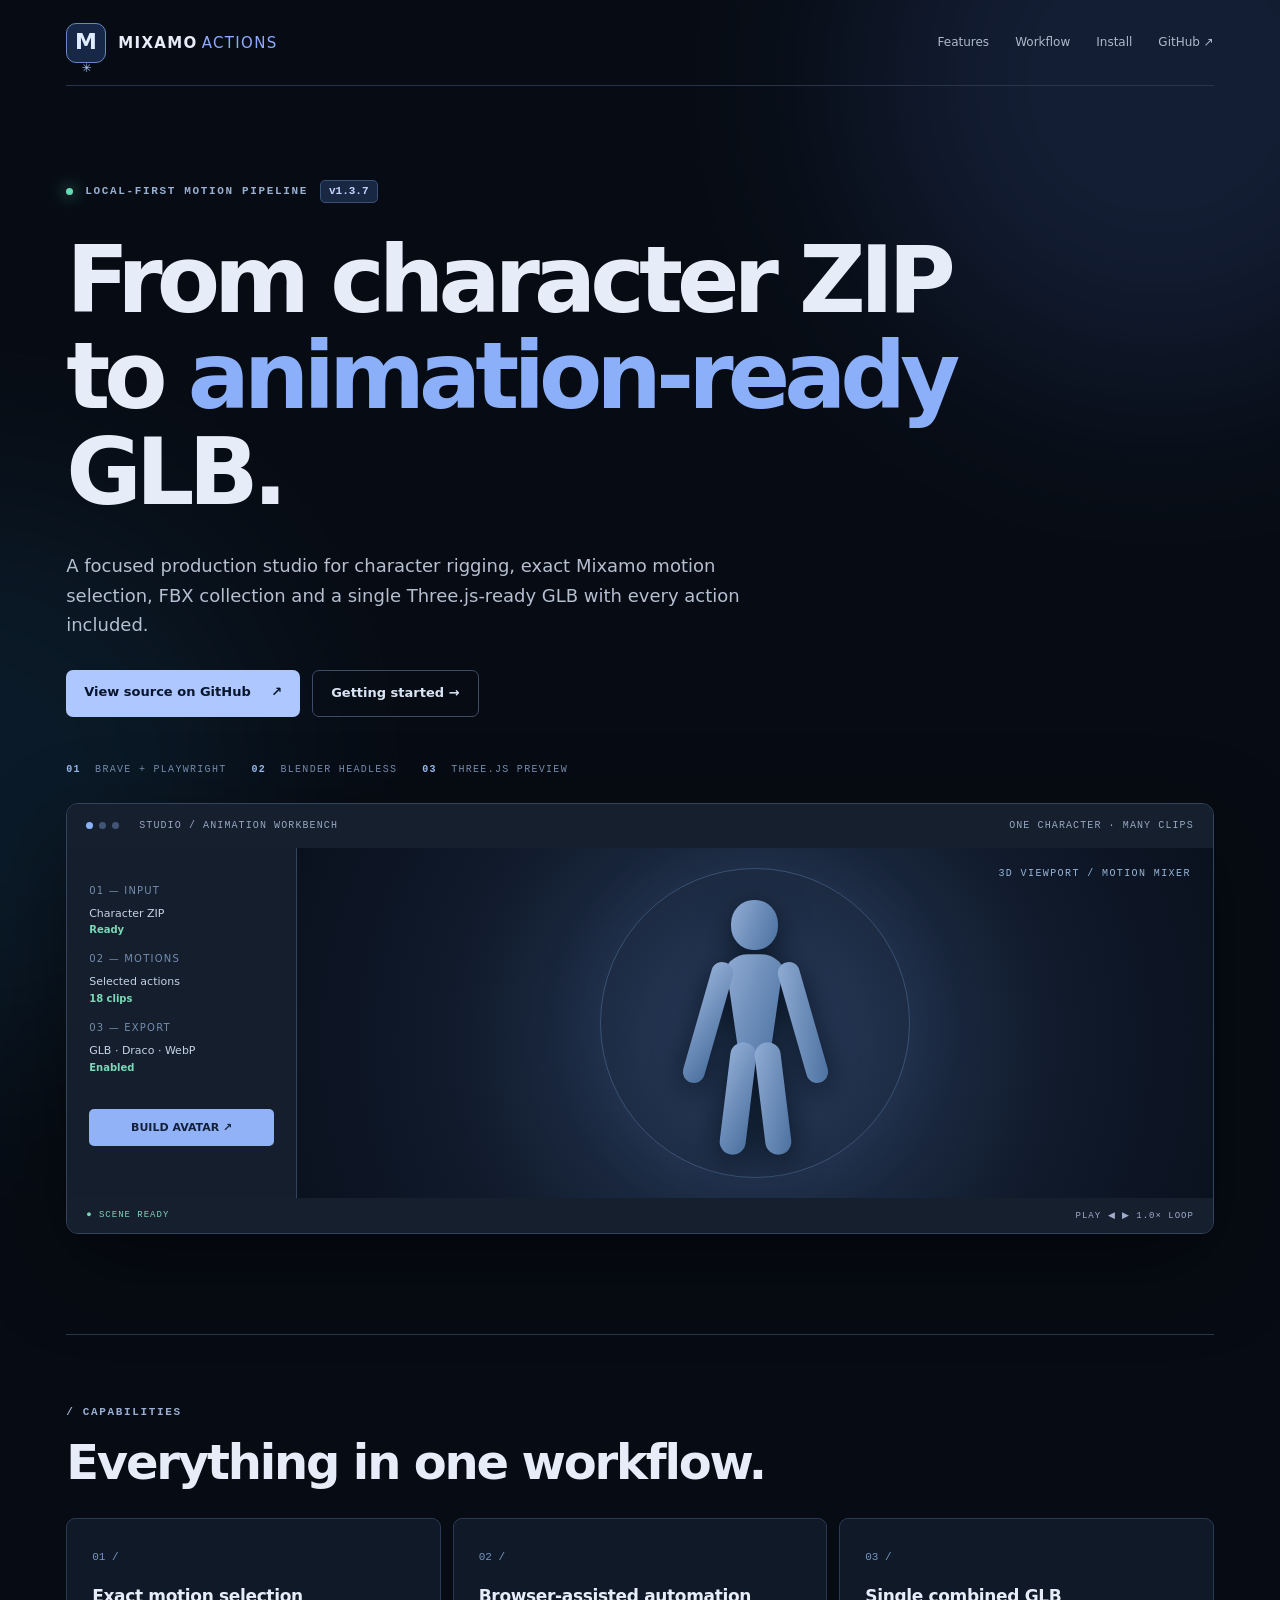
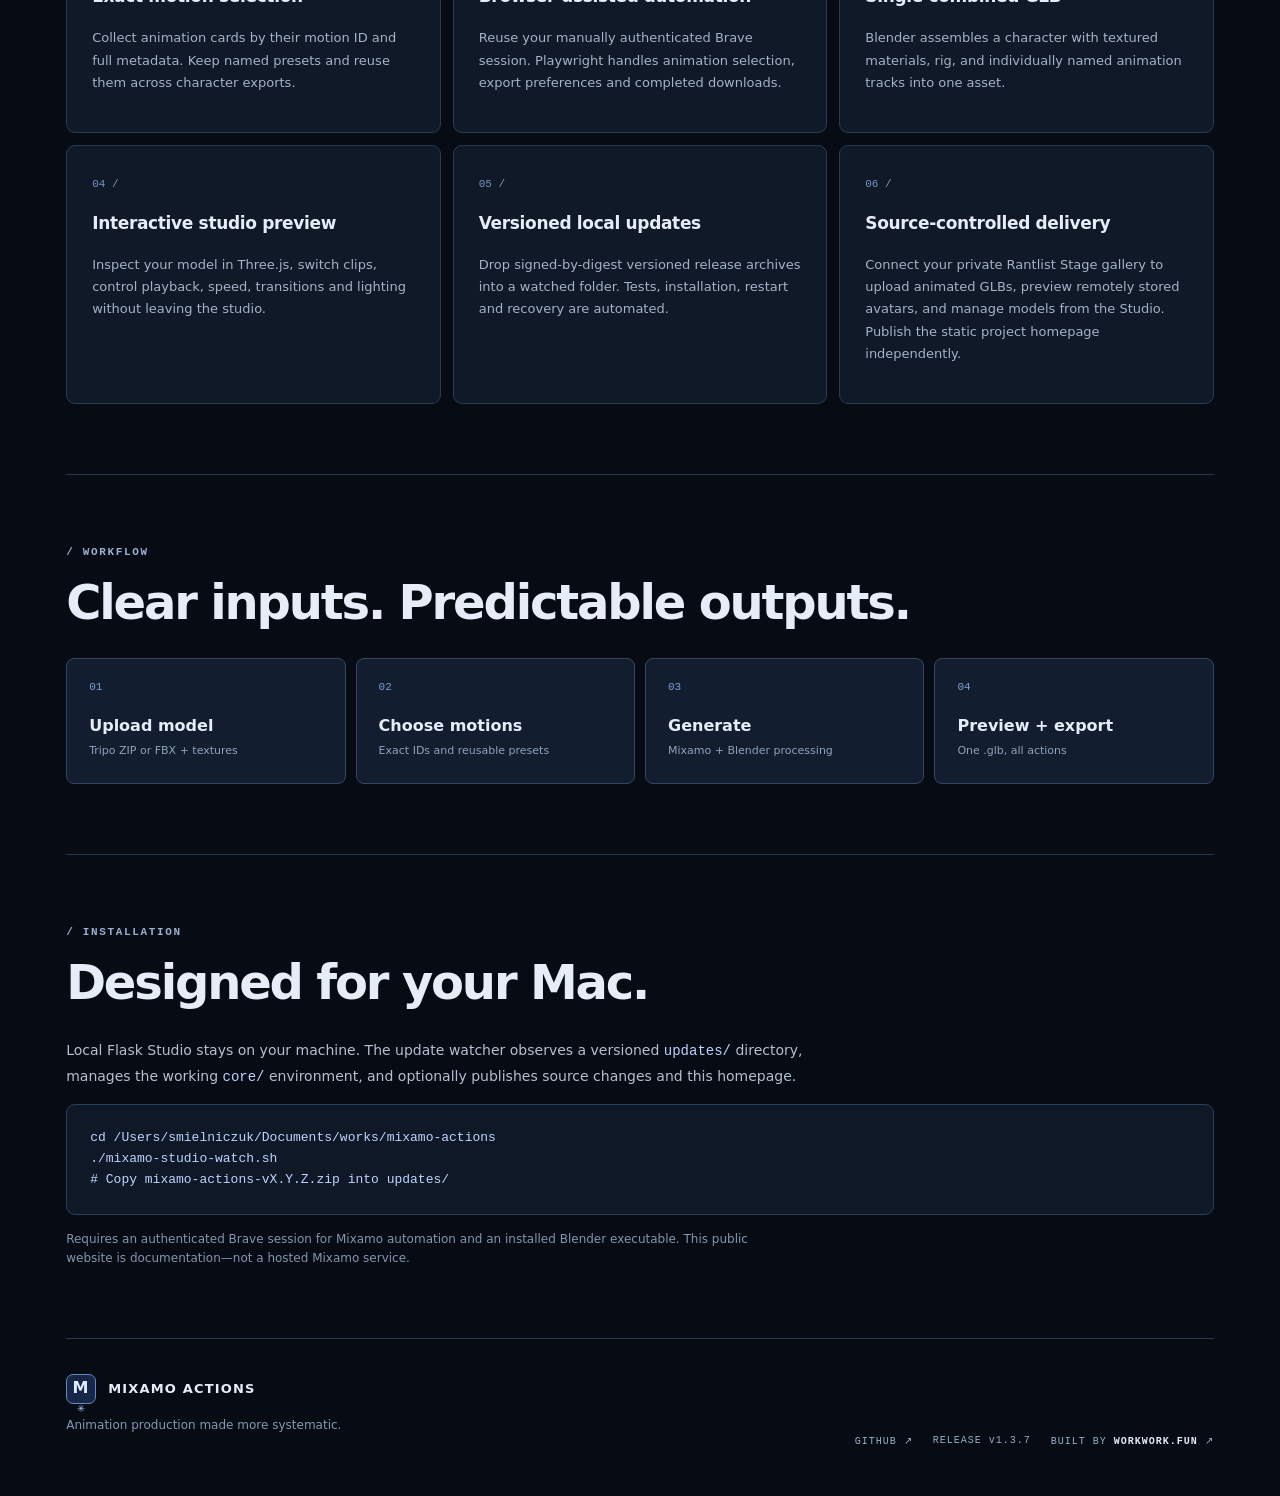
<file: site/index.html>
<!doctype html>
<html lang="en">
<head>
<meta charset="utf-8"><meta name="viewport" content="width=device-width, initial-scale=1">
<meta name="theme-color" content="#070c14"><meta name="description" content="Mixamo Actions — local motion production studio. Build animation-ready GLB characters from Mixamo and Blender.">
<title>Mixamo Actions · Animation Studio by WORKWORK.FUN</title>
<link rel="icon" type="image/svg+xml" href="favicon.svg"><link rel="stylesheet" href="styles.css">
</head>
<body>
<div class="glow glow-a"></div><div class="glow glow-b"></div>
<div class="shell">
  <header><a class="brand" href="#top" aria-label="Mixamo Actions home"><span class="mark">M<span>✳</span></span><span>MIXAMO<span class="light">ACTIONS</span></span></a><nav><a href="#features">Features</a><a href="#workflow">Workflow</a><a href="#install">Install</a><a href="https://github.com/sylwesterdigital/mixamo-actions" rel="noopener noreferrer" target="_blank">GitHub ↗</a></nav></header>
  <main id="top"><section class="hero">
    <div class="eyebrow"><span class="signal"></span> LOCAL-FIRST MOTION PIPELINE <span class="version" id="version">v1.3.7</span></div>
    <h1>From character ZIP<br>to <em>animation-ready</em> GLB.</h1>
    <p class="lead">A focused production studio for character rigging, exact Mixamo motion selection, FBX collection and a single Three.js-ready GLB with every action included.</p>
    <div class="hero-actions"><a class="action primary" href="https://github.com/sylwesterdigital/mixamo-actions" target="_blank" rel="noopener">View source on GitHub <span>↗</span></a><a class="action ghost" href="#install">Getting started →</a></div>
    <div class="facts"><span><b>01</b> BRAVE + PLAYWRIGHT</span><span><b>02</b> BLENDER HEADLESS</span><span><b>03</b> THREE.JS PREVIEW</span></div>
    <div class="stage"><div class="stage-top"><div class="three-lights"><span></span><span></span><span></span></div><span>STUDIO / ANIMATION WORKBENCH</span><span class="stage-count">ONE CHARACTER · MANY CLIPS</span></div><div class="stage-content"><div class="stage-side"><div class="mini-tag">01 — INPUT</div><div class="mini-entry">Character ZIP <strong>Ready</strong></div><div class="mini-tag">02 — MOTIONS</div><div class="mini-entry">Selected actions <strong>18 clips</strong></div><div class="mini-tag">03 — EXPORT</div><div class="mini-entry">GLB · Draco · WebP <strong>Enabled</strong></div><span class="stage-button">BUILD AVATAR ↗</span></div><div class="stage-visual"><div class="model"><div class="head"></div><div class="torso"></div><div class="arm l"></div><div class="arm r"></div><div class="leg l"></div><div class="leg r"></div></div><div class="rings"></div><span class="stage-label">3D VIEWPORT / MOTION MIXER</span></div></div><div class="stage-bottom">● SCENE READY <span>PLAY  ◀  ▶  1.0×  LOOP</span></div></div>
  </section>
  <section class="section" id="features"><div class="section-id">/ CAPABILITIES</div><h2>Everything in one workflow.</h2><div class="grid"><article><span class="num">01 /</span><h3>Exact motion selection</h3><p>Collect animation cards by their motion ID and full metadata. Keep named presets and reuse them across character exports.</p></article><article><span class="num">02 /</span><h3>Browser-assisted automation</h3><p>Reuse your manually authenticated Brave session. Playwright handles animation selection, export preferences and completed downloads.</p></article><article><span class="num">03 /</span><h3>Single combined GLB</h3><p>Blender assembles a character with textured materials, rig, and individually named animation tracks into one asset.</p></article><article><span class="num">04 /</span><h3>Interactive studio preview</h3><p>Inspect your model in Three.js, switch clips, control playback, speed, transitions and lighting without leaving the studio.</p></article><article><span class="num">05 /</span><h3>Versioned local updates</h3><p>Drop signed-by-digest versioned release archives into a watched folder. Tests, installation, restart and recovery are automated.</p></article><article><span class="num">06 /</span><h3>Source-controlled delivery</h3><p>Connect your private Rantlist Stage gallery to upload animated GLBs, preview remotely stored avatars, and manage models from the Studio. Publish the static project homepage independently.</p></article></div></section>
  <section class="section workflow" id="workflow"><div class="section-id">/ WORKFLOW</div><h2>Clear inputs. Predictable outputs.</h2><div class="pipeline"><div><b>01</b><span>Upload model</span><small>Tripo ZIP or FBX + textures</small></div><div><b>02</b><span>Choose motions</span><small>Exact IDs and reusable presets</small></div><div><b>03</b><span>Generate</span><small>Mixamo + Blender processing</small></div><div><b>04</b><span>Preview + export</span><small>One .glb, all actions</small></div></div></section>
  <section class="section install" id="install"><div class="section-id">/ INSTALLATION</div><h2>Designed for your Mac.</h2><p>Local Flask Studio stays on your machine. The update watcher observes a versioned <code>updates/</code> directory, manages the working <code>core/</code> environment, and optionally publishes source changes and this homepage.</p><pre><code>cd /Users/smielniczuk/Documents/works/mixamo-actions
./mixamo-studio-watch.sh
# Copy mixamo-actions-vX.Y.Z.zip into updates/</code></pre><div class="install-note">Requires an authenticated Brave session for Mixamo automation and an installed Blender executable. This public website is documentation—not a hosted Mixamo service.</div></section>
  </main>
  <footer><div><span class="brand footer-brand"><span class="mark">M<span>✳</span></span>MIXAMO ACTIONS</span><p>Animation production made more systematic.</p></div><div class="footer-right"><a href="https://github.com/sylwesterdigital/mixamo-actions" target="_blank" rel="noopener">GITHUB ↗</a><span id="footerVersion">RELEASE v1.3.7</span><span>BUILT BY <a href="https://workwork.fun" target="_blank" rel="noopener"><strong>WORKWORK.FUN</strong> ↗</a></span></div></footer>
</div><script src="release.js" defer></script>
</body></html>
</file>
<file: site/styles.css>
:root{--bg:#070c14;--text:#e6edf8;--muted:#8996ab;--line:#27354a;--accent:#acc4ff}*{box-sizing:border-box}html{scroll-behavior:smooth}body{margin:0;background:var(--bg);color:var(--text);font:14px/1.6 system-ui,-apple-system,'Segoe UI',sans-serif}a{color:inherit;text-decoration:none}a:focus-visible{outline:2px solid #a6bfff;outline-offset:4px}.glow{position:absolute;z-index:-1;pointer-events:none;border-radius:50%;filter:blur(100px);opacity:.16}.glow-a{width:600px;height:600px;background:#567cdd;top:-220px;right:-180px}.glow-b{width:550px;height:550px;background:#236894;top:500px;left:-300px}.shell{max-width:1250px;margin:auto;padding:0 clamp(18px,4vw,52px)}header{height:86px;display:flex;align-items:center;justify-content:space-between;border-bottom:1px solid var(--line)}.brand{font-size:15px;font-weight:900;letter-spacing:.09em;display:flex;align-items:center;gap:12px}.brand .light{font-weight:400;color:#8daaff;margin-left:4px}.mark{display:grid;place-items:center;background:#172747;color:#e0ecff;border:1px solid #6588c0;border-radius:10px;width:40px;height:40px;font-size:22px;letter-spacing:-.16em;padding-right:4px}.mark span{font-size:12px;color:#acc7ff;margin-left:1px}nav{display:flex;align-items:center;gap:26px;color:#aeb9ca;font-size:12px}nav a:hover,.footer-right a:hover{color:#dfeaff}.hero{padding:94px 0 100px}.eyebrow,.section-id{font:700 11px/1.4 ui-monospace,Menlo,monospace;letter-spacing:.15em;color:#9aafd1}.eyebrow{display:flex;align-items:center;gap:12px}.signal{width:7px;height:7px;border-radius:50%;background:#65dcb4;box-shadow:0 0 16px #63d9bc}.version{border:1px solid #395078;background:#182742;padding:3px 8px;border-radius:5px;letter-spacing:0;color:#c3d5ff}.hero h1{font-size:clamp(46px,7.2vw,96px);letter-spacing:-.065em;font-weight:750;line-height:1.04;margin:30px 0;max-width:990px}.hero h1 em{font-style:normal;color:#8baff8}.lead{color:#b5bfd0;max-width:690px;font-size:18px;line-height:1.65}.hero-actions{display:flex;gap:12px;margin:30px 0 47px;flex-wrap:wrap}.action{padding:12px 18px;border-radius:7px;font-weight:700;font-size:13px}.action.primary{background:#afc7ff;color:#07162c}.action.primary:hover{background:#d5e2ff}.action.ghost{border:1px solid #3d4c66;color:#d9e4f5}.action span{margin-left:16px}.facts{display:flex;flex-wrap:wrap;gap:25px;margin-bottom:28px;font:10px ui-monospace,monospace;letter-spacing:.13em;color:#768aaa}.facts b{color:#96b6eb;margin-right:7px}.stage{border:1px solid #33445c;border-radius:12px;background:#101927;overflow:hidden;box-shadow:0 30px 90px #0007}.stage-top,.stage-bottom{height:44px;padding:0 19px;display:flex;align-items:center;gap:20px;background:#151f2e;font:10px ui-monospace,monospace;letter-spacing:.11em;color:#95a7c0}.stage-top .three-lights{display:flex;gap:6px}.three-lights span{height:7px;width:7px;background:#425576;border-radius:50%}.three-lights span:first-child{background:#8ab1fa}.stage-count{margin-left:auto}.stage-content{display:grid;grid-template-columns:230px 1fr;min-height:350px}.stage-side{padding:22px;background:#141e2d;border-right:1px solid #33445c}.mini-tag{font-size:10px;color:#748cae;letter-spacing:.12em;margin:13px 0 6px}.mini-entry{font-size:11px;color:#c5d3e5}.mini-entry strong{font-size:10px;color:#7bd9b7;display:block}.stage-button{display:block;padding:10px;background:#92b2f7;color:#13213b;border-radius:5px;font-size:11px;font-weight:850;text-align:center;margin-top:33px}.stage-visual{position:relative;display:grid;place-items:center;background:radial-gradient(circle at 50% 55%,#2b3e5e 0%,#101a2b 62%,#0a111e 100%);overflow:hidden}.stage-visual:after{content:'';position:absolute;width:120%;height:100%;left:-10%;top:40%;background:repeating-linear-gradient(transparent 0px,transparent 32px,#6e91bd29 33px);transform:perspective(450px) rotateX(68deg);transform-origin:bottom}.model{height:245px;width:130px;position:relative;z-index:2;filter:drop-shadow(0 8px 16px #081322)}.model div{position:absolute;background:linear-gradient(110deg,#91add5,#4b709f);border-radius:25px}.model .head{width:47px;height:50px;left:41px;top:0;border-radius:48%}.model .torso{width:63px;height:100px;left:33px;top:54px;clip-path:polygon(2% 0,98% 0,75% 100%,25% 100%)}.model .arm{width:22px;height:125px;top:60px}.model .arm.l{left:7px;transform:rotate(16deg)}.model .arm.r{right:6px;transform:rotate(-16deg)}.model .leg{width:26px;height:113px;top:142px}.model .leg.l{left:35px;transform:rotate(7deg)}.model .leg.r{right:34px;transform:rotate(-7deg)}.rings{border:1px solid #88bbfb44;width:310px;height:310px;border-radius:50%;position:absolute;z-index:1;box-shadow:0 0 80px #7cacff15}.stage-label{position:absolute;top:20px;right:22px;color:#97b5d8;font:10px monospace;letter-spacing:.14em}.stage-bottom{height:35px;font-size:9px;color:#7fd2b7;justify-content:space-between}.stage-bottom span{color:#9faccc}.section{padding:70px 0;border-top:1px solid #27354a}.section h2{font-size:clamp(30px,4vw,48px);line-height:1.14;letter-spacing:-.045em;margin:15px 0 28px}.grid{display:grid;grid-template-columns:repeat(3,1fr);gap:12px}.grid article{background:#101928;border:1px solid #283a54;padding:25px;border-radius:9px;min-height:205px}.num{color:#7795c0;font:11px monospace}.grid h3{font-size:17px;letter-spacing:-.02em}.grid p{color:#a4b3c8;font-size:13px;line-height:1.7}.pipeline{display:grid;grid-template-columns:repeat(4,1fr);gap:10px}.pipeline>div{border:1px solid #344762;border-radius:8px;padding:22px;background:#121e30}.pipeline b{display:block;color:#7c9fd2;font:11px monospace;margin-bottom:20px}.pipeline span{display:block;font-size:16px;font-weight:750}.pipeline small{color:#8fa2be;font-size:11px}.install>p{max-width:760px;color:#b3c0d1;line-height:1.8}.install code{font-family:ui-monospace,SFMono-Regular,monospace;color:#bed4ff}.install pre{background:#0f1827;border:1px solid #293e5a;padding:23px;border-radius:9px;overflow:auto;font-size:13px}.install-note{margin-top:15px;color:#8395b0;font-size:12px;max-width:720px}footer{border-top:1px solid #2b3a51;padding:35px 0 50px;display:flex;align-items:flex-end;justify-content:space-between;gap:25px}footer p{font-size:12px;color:#8497b4}.footer-brand{font-size:13px}.footer-brand .mark{height:30px;width:30px;font-size:16px;border-radius:7px}.footer-brand .mark span{font-size:10px}.footer-right{display:flex;flex-wrap:wrap;gap:20px;font:10px monospace;letter-spacing:.1em;color:#9baec7}.footer-right strong{color:#e1e9f6}@media(max-width:800px){nav{gap:13px;font-size:11px}.grid{grid-template-columns:repeat(2,1fr)}.pipeline{grid-template-columns:repeat(2,1fr)}.hero{padding:65px 0}.stage-content{grid-template-columns:190px 1fr}}@media(max-width:540px){header{height:70px}nav a:not(:last-child){display:none}.hero{padding:48px 0}.hero h1{font-size:45px}.lead{font-size:15px}.stage-count,.stage-label{display:none}.stage-content{grid-template-columns:1fr}.stage-side{display:none}.stage-visual{height:300px}.grid{grid-template-columns:1fr}.pipeline{grid-template-columns:1fr}footer{align-items:flex-start;flex-direction:column}.section{padding:55px 0}}
</file>
